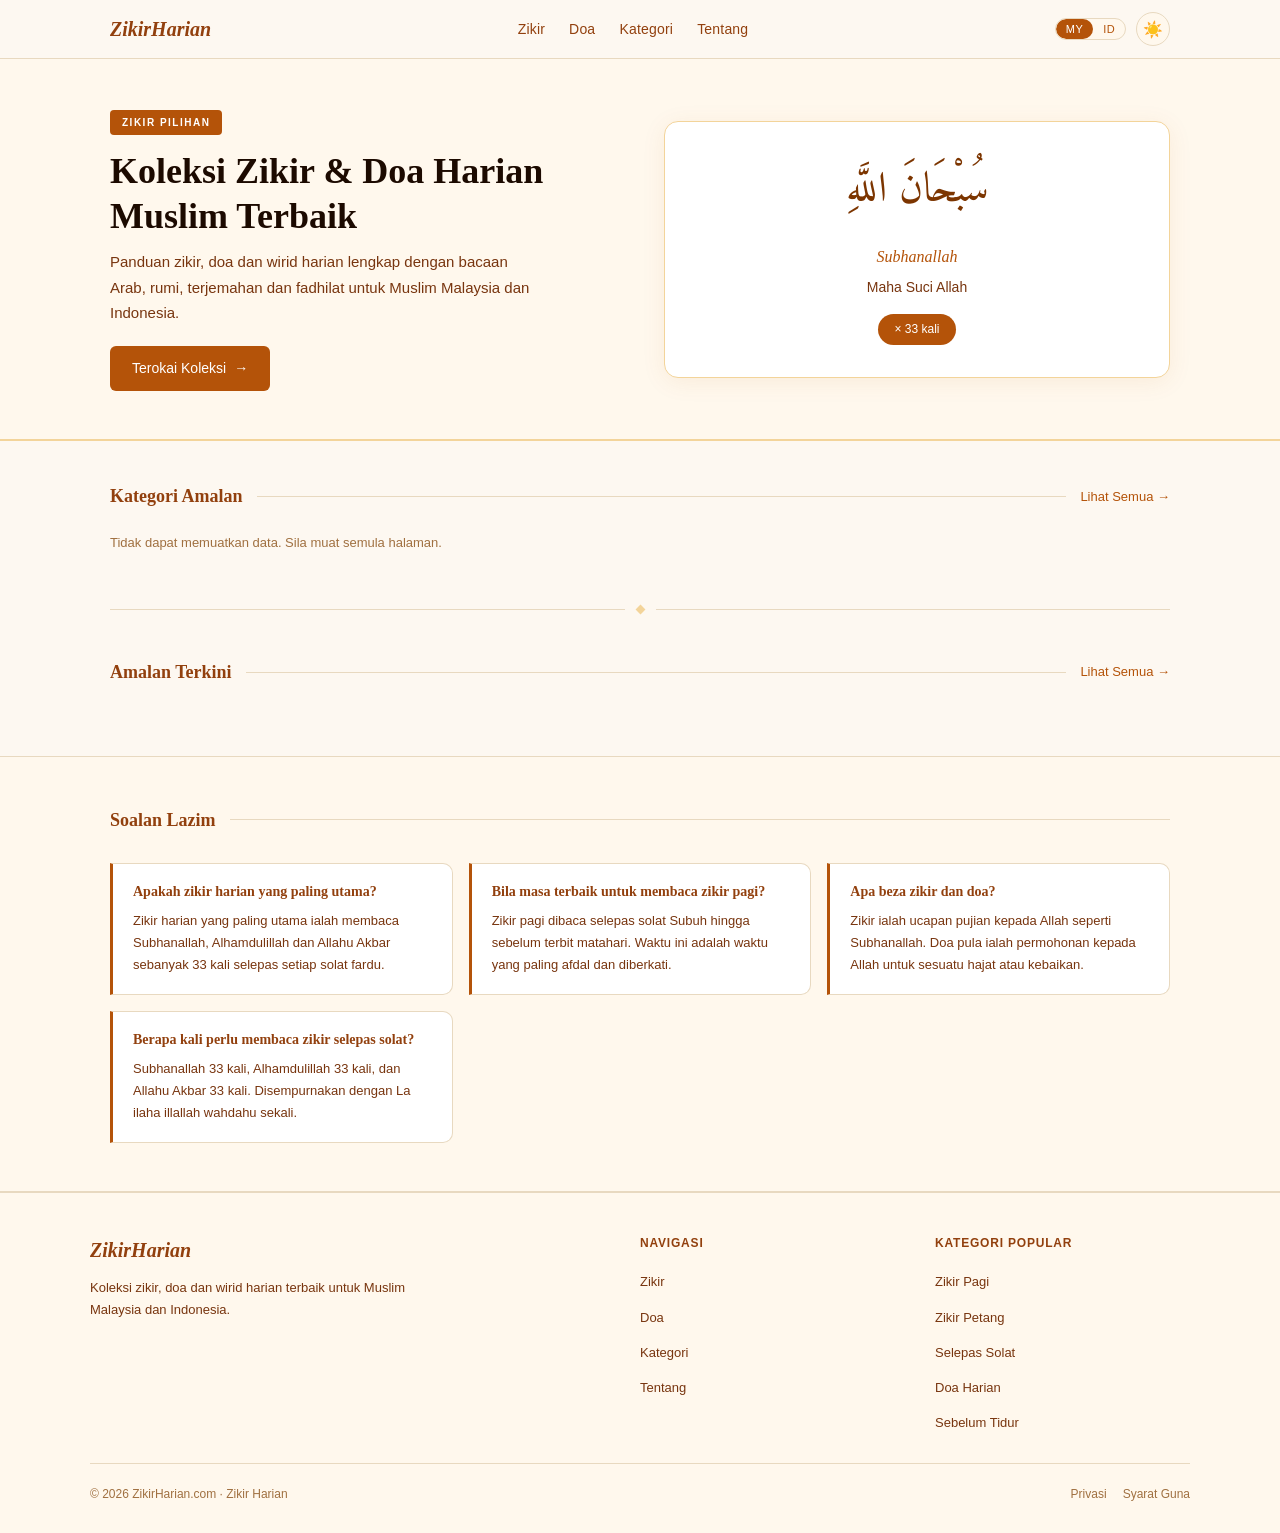
<file: index.html>
<!DOCTYPE html>
<html lang="ms" dir="ltr" translate="no">
<head>
  <meta charset="UTF-8" />
  <meta name="google" content="notranslate" />
  <meta name="viewport" content="width=device-width, initial-scale=1.0" />
  <meta http-equiv="X-UA-Compatible" content="IE=edge" />

  <!-- ═══ PRIMARY SEO ═══ -->
  <title>ZikirHarian.com — Koleksi Zikir &amp; Doa Harian Muslim Terbaik</title>
  <meta name="description" content="ZikirHarian menyediakan koleksi zikir, doa dan wirid harian lengkap dengan rumi, terjemahan dan fadhilat. Panduan amalan harian terbaik untuk Muslim Malaysia dan Indonesia." />
  <meta name="keywords" content="zikir harian, doa harian, zikir selepas solat, zikir pagi, zikir petang, doa islam, wirid harian, zikir malaysia" />
  <meta name="author" content="Zikir Harian" />
  <meta name="robots" content="index, follow, max-snippet:-1, max-image-preview:large, max-video-preview:-1" />
  <link rel="canonical" href="https://zikirharian.com/" />

  <!-- ═══ HREFLANG ═══ -->
  <link rel="alternate" hreflang="ms" href="https://zikirharian.com/" />
  <link rel="alternate" hreflang="id" href="https://zikirharian.com/?lang=id" />
  <link rel="alternate" hreflang="x-default" href="https://zikirharian.com/" />

  <!-- ═══ OPEN GRAPH ═══ -->
  <meta property="og:type" content="website" />
  <meta property="og:site_name" content="ZikirHarian" />
  <meta property="og:title" content="ZikirHarian.com — Koleksi Zikir &amp; Doa Harian Muslim Terbaik" />
  <meta property="og:description" content="Koleksi zikir, doa dan wirid harian lengkap dengan rumi, terjemahan dan fadhilat. Panduan amalan harian terbaik untuk Muslim Malaysia dan Indonesia." />
  <meta property="og:url" content="https://zikirharian.com/" />
  <meta property="og:image" content="https://zikirharian.com/assets/og-default.jpg" />
  <meta property="og:image:width" content="1200" />
  <meta property="og:image:height" content="630" />
  <meta property="og:image:alt" content="ZikirHarian — Koleksi Zikir &amp; Doa Harian Muslim" />
  <meta property="og:locale" content="ms_MY" />
  <meta property="og:locale:alternate" content="id_ID" />

  <!-- ═══ TWITTER CARD ═══ -->
  <meta name="twitter:card" content="summary_large_image" />
  <meta name="twitter:title" content="ZikirHarian.com — Koleksi Zikir &amp; Doa Harian Muslim Terbaik" />
  <meta name="twitter:description" content="Koleksi zikir, doa dan wirid harian lengkap dengan rumi, terjemahan dan fadhilat." />
  <meta name="twitter:image" content="https://zikirharian.com/assets/og-default.jpg" />

  <!-- ═══ SCHEMA.ORG ═══ -->
  <script type="application/ld+json">
  {
    "@context": "https://schema.org",
    "@graph": [
      {
        "@type": "WebSite",
        "@id": "https://zikirharian.com/#website",
        "url": "https://zikirharian.com/",
        "name": "ZikirHarian",
        "description": "Koleksi Zikir & Doa Harian Muslim Terbaik",
        "publisher": { "@id": "https://zikirharian.com/#organization" },
        "inLanguage": ["ms", "id"],
        "potentialAction": {
          "@type": "SearchAction",
          "target": { "@type": "EntryPoint", "urlTemplate": "https://zikirharian.com/cari/?q={search_term_string}" },
          "query-input": "required name=search_term_string"
        }
      },
      {
        "@type": "Organization",
        "@id": "https://zikirharian.com/#organization",
        "name": "Zikir Harian",
        "url": "https://zikirharian.com/",
        "logo": {
          "@type": "ImageObject",
          "url": "https://zikirharian.com/assets/logo.png"
        }
      },
      {
        "@type": "CollectionPage",
        "@id": "https://zikirharian.com/#webpage",
        "url": "https://zikirharian.com/",
        "name": "ZikirHarian.com — Koleksi Zikir & Doa Harian Muslim Terbaik",
        "isPartOf": { "@id": "https://zikirharian.com/#website" },
        "about": {
          "@type": "Thing",
          "name": "Zikir dan Doa Harian Islam"
        },
        "description": "Koleksi zikir, doa dan wirid harian lengkap untuk Muslim Malaysia dan Indonesia."
      }
    ]
  }
  </script>

  <!-- ═══ FAVICON ═══ -->
  <link rel="icon" type="image/x-icon" href="/assets/favicon.ico" />
  <link rel="icon" type="image/png" sizes="32x32" href="/assets/favicon-32x32.png" />
  <link rel="icon" type="image/png" sizes="16x16" href="/assets/favicon-16x16.png" />
  <link rel="apple-touch-icon" sizes="180x180" href="/assets/apple-touch-icon.png" />
  <link rel="manifest" href="/assets/site.webmanifest" />
  <meta name="theme-color" content="#92400e" media="(prefers-color-scheme: light)" />
  <meta name="theme-color" content="#1f1e1c" media="(prefers-color-scheme: dark)" />

  <!-- ═══ FONTS ═══ -->
  <link rel="preconnect" href="https://fonts.googleapis.com" />
  <link rel="preconnect" href="https://fonts.gstatic.com" crossorigin />
  <link href="https://fonts.googleapis.com/css2?family=Amiri:ital,wght@0,400;0,700;1,400&display=swap" rel="stylesheet" />

  <style>
    /* ═══════════════════════════════════════
       TOKENS — Light (default)
    ═══════════════════════════════════════ */
    :root {
      --bg:          #fdf8f1;
      --bg2:         #fff8ed;
      --bg3:         #ffffff;
      --border:      #e8d9c0;
      --border2:     #f3d49a;
      --tx1:         #1c0a00;
      --tx2:         #92400e;
      --tx3:         #b45309;
      --tx4:         #78350f;
      --txm:         #a07040;
      --acc:         #b45309;
      --acc2:        #92400e;
      --acc-bg:      #fff8ed;
      --badge-bg:    #b45309;
      --badge-tx:    #ffffff;
      --tag-bg:      #fff8ed;
      --tag-tx:      #92400e;
      --tag-border:  #e8d9c0;
      --nav-bg:      #fdf8f1;
      --shadow:      rgba(180,83,9,.08);
      --arabic-color:#7c3500;
      --transition:  .25s ease;
      --radius-sm:   6px;
      --radius-md:   10px;
      --radius-lg:   14px;
    }

    /* ═══════════════════════════════════════
       TOKENS — Dark Mode B (Neutral Warm)
    ═══════════════════════════════════════ */
    [data-theme="dark"] {
      --bg:          #1f1e1c;
      --bg2:         #181714;
      --bg3:         #181714;
      --border:      #35332f;
      --border2:     #40381e;
      --tx1:         #d6cfc4;
      --tx2:         #c09a52;
      --tx3:         #a07840;
      --tx4:         #8a8278;
      --txm:         #6a6258;
      --acc:         #c09a52;
      --acc2:        #d4a853;
      --acc-bg:      #222020;
      --badge-bg:    #c09a52;
      --badge-tx:    #181714;
      --tag-bg:      #222020;
      --tag-tx:      #c09a52;
      --tag-border:  #35332f;
      --nav-bg:      #1f1e1c;
      --shadow:      rgba(0,0,0,.3);
      --arabic-color:#d6cfc4;
    }

    /* ═══════════════════════════════════════
       RESET & BASE
    ═══════════════════════════════════════ */
    *, *::before, *::after { box-sizing: border-box; margin: 0; padding: 0; }
    html { scroll-behavior: smooth; }
    body {
      background: var(--bg);
      color: var(--tx1);
      font-family: -apple-system, BlinkMacSystemFont, 'Segoe UI', sans-serif;
      font-size: 16px;
      line-height: 1.7;
      transition: background var(--transition), color var(--transition);
      min-height: 100vh;
      overflow-x: clip;
    }
    a { color: var(--acc); text-decoration: none; transition: color var(--transition); }
    a:hover { color: var(--acc2); }
    img { display: block; max-width: 100%; }
    button { cursor: pointer; font-family: inherit; border: none; background: none; }

    /* ═══════════════════════════════════════
       ORNAMENTAL DIVIDER
    ═══════════════════════════════════════ */
    .ornament {
      display: flex;
      align-items: center;
      gap: 12px;
      padding: 4px 0;
    }
    .ornament-line { flex: 1; height: 1px; background: var(--border); }
    .ornament-diamond {
      width: 7px; height: 7px;
      background: var(--border2);
      transform: rotate(45deg);
      flex-shrink: 0;
    }

    /* ═══════════════════════════════════════
       NAV
    ═══════════════════════════════════════ */
    .nav {
      position: sticky;
      top: 0;
      z-index: 100;
      background: var(--nav-bg);
      border-bottom: 1px solid var(--border);
      transition: background var(--transition);
    }
    .nav-inner {
      max-width: 1100px;
      margin: 0 auto;
      padding: 0 20px;
      height: 58px;
      display: flex;
      align-items: center;
      justify-content: space-between;
      gap: 16px;
    }
    .nav-logo {
      font-family: Georgia, 'Times New Roman', serif;
      font-size: 20px;
      font-weight: 700;
      font-style: italic;
      color: var(--acc2);
      text-decoration: none;
      flex-shrink: 0;
    }
    .nav-links {
      display: flex;
      gap: 24px;
      list-style: none;
    }
    .nav-links a {
      font-size: 14px;
      font-weight: 500;
      color: var(--tx2);
      letter-spacing: .2px;
    }
    .nav-links a:hover { color: var(--acc); }
    .nav-right {
      display: flex;
      align-items: center;
      gap: 10px;
      flex-shrink: 0;
    }
    .lang-toggle {
      display: flex;
      border: 1px solid var(--border);
      border-radius: 20px;
      overflow: hidden;
      background: var(--bg2);
    }
    .lang-btn {
      font-size: 11px;
      font-weight: 500;
      padding: 4px 10px;
      color: var(--tx3);
      border-radius: 20px;
      transition: background var(--transition), color var(--transition);
      letter-spacing: .4px;
    }
    .lang-btn.active {
      background: var(--acc);
      color: #fff;
    }
    .theme-btn {
      width: 34px;
      height: 34px;
      border-radius: 50%;
      border: 1px solid var(--border);
      background: var(--bg2);
      display: flex;
      align-items: center;
      justify-content: center;
      font-size: 16px;
      color: var(--tx2);
      transition: background var(--transition), border-color var(--transition);
    }
    .theme-btn:hover { background: var(--border); }
    .hamburger {
      display: none;
      flex-direction: column;
      gap: 5px;
      padding: 4px;
    }
    .hamburger span {
      display: block;
      width: 20px;
      height: 2px;
      background: var(--tx2);
      border-radius: 2px;
      transition: background var(--transition);
    }

    /* ═══════════════════════════════════════
       HERO — Featured Zikir
    ═══════════════════════════════════════ */
    .hero {
      background: var(--bg2);
      border-bottom: 2px solid var(--border2);
    }
    .hero-inner {
      max-width: 1100px;
      margin: 0 auto;
      padding: 48px 20px;
      display: grid;
      grid-template-columns: 1fr 1fr;
      gap: 48px;
      align-items: center;
    }
    .hero-badge {
      display: inline-block;
      font-size: 10px;
      font-weight: 600;
      letter-spacing: 1.5px;
      text-transform: uppercase;
      color: var(--badge-tx);
      background: var(--badge-bg);
      padding: 4px 12px;
      border-radius: 4px;
      margin-bottom: 14px;
      font-family: -apple-system, BlinkMacSystemFont, 'Segoe UI', sans-serif;
    }
    .hero-title {
      font-family: Georgia, 'Times New Roman', serif;
      font-size: clamp(24px, 4vw, 36px);
      font-weight: 700;
      color: var(--tx1);
      line-height: 1.25;
      margin-bottom: 10px;
    }
    .hero-desc {
      font-size: 15px;
      color: var(--tx4);
      line-height: 1.7;
      margin-bottom: 20px;
      max-width: 420px;
    }
    .hero-cta {
      display: inline-flex;
      align-items: center;
      gap: 8px;
      background: var(--acc);
      color: #fff;
      font-size: 14px;
      font-weight: 500;
      padding: 11px 22px;
      border-radius: var(--radius-sm);
      transition: background var(--transition), transform .15s;
    }
    .hero-cta:hover { background: var(--acc2); color: #fff; transform: translateY(-1px); }
    .hero-arabic-card {
      background: var(--bg3);
      border: 1px solid var(--border2);
      border-radius: var(--radius-lg);
      padding: 32px 28px;
      text-align: center;
      box-shadow: 0 4px 24px var(--shadow);
    }
    .arabic-text {
      font-family: 'Amiri', 'Traditional Arabic', serif;
      font-size: clamp(28px, 5vw, 42px);
      color: var(--arabic-color);
      direction: rtl;
      line-height: 1.8;
      margin-bottom: 14px;
    }
    .rumi-text {
      font-family: Georgia, 'Times New Roman', serif;
      font-size: 16px;
      font-style: italic;
      color: var(--tx3);
      margin-bottom: 6px;
    }
    .trans-text {
      font-size: 14px;
      color: var(--tx4);
      margin-bottom: 14px;
    }
    .count-pill {
      display: inline-block;
      font-size: 12px;
      font-weight: 500;
      color: #fff;
      background: var(--acc3, var(--acc));
      padding: 5px 16px;
      border-radius: 20px;
      font-family: -apple-system, BlinkMacSystemFont, 'Segoe UI', sans-serif;
    }
    [data-theme="dark"] .count-pill { color: var(--bg2); }

    /* ═══════════════════════════════════════
       SECTION HEADER
    ═══════════════════════════════════════ */
    .section-wrap {
      max-width: 1100px;
      margin: 0 auto;
      padding: 0 20px;
    }
    .section-header {
      display: flex;
      align-items: center;
      gap: 14px;
      padding: 40px 0 20px;
    }
    .section-title {
      font-family: Georgia, 'Times New Roman', serif;
      font-size: 18px;
      font-weight: 700;
      color: var(--tx2);
      white-space: nowrap;
    }
    .section-line { flex: 1; height: 1px; background: var(--border); }
    .section-link {
      font-size: 13px;
      color: var(--tx3);
      white-space: nowrap;
      font-weight: 500;
    }
    .section-link:hover { color: var(--acc); }

    /* ═══════════════════════════════════════
       CATEGORY GRID
    ═══════════════════════════════════════ */
    .cat-grid {
      display: grid;
      grid-template-columns: repeat(2, 1fr);
      gap: 10px;
      padding-bottom: 48px;
    }
    @media (min-width: 600px) {
      .cat-grid { grid-template-columns: repeat(4, 1fr); gap: 12px; }
    }
    .cat-card {
      background: var(--bg3);
      border: 1px solid var(--border);
      border-radius: var(--radius-md);
      padding: 16px 12px;
      display: flex;
      flex-direction: column;
      align-items: center;
      gap: 10px;
      text-align: center;
      text-decoration: none;
      color: var(--tx1);
      transition: border-color var(--transition), transform .15s, box-shadow .15s;
    }
    @media (min-width: 600px) {
      .cat-card {
        flex-direction: row;
        text-align: left;
        padding: 20px 18px;
        gap: 14px;
      }
    }
    .cat-card:hover {
      border-color: var(--border2);
      transform: translateY(-2px);
      box-shadow: 0 6px 20px var(--shadow);
      color: var(--tx1);
    }
    .cat-icon {
      width: 40px;
      height: 40px;
      border-radius: var(--radius-sm);
      background: var(--acc-bg);
      border: 1px solid var(--border2);
      display: flex;
      align-items: center;
      justify-content: center;
      font-size: 20px;
      flex-shrink: 0;
    }
    .cat-info { min-width: 0; width: 100%; }
    .cat-name {
      font-size: 13px;
      font-weight: 600;
      color: var(--tx1);
      margin-bottom: 2px;
      line-height: 1.3;
      word-break: break-word;
    }
    .cat-count { font-size: 11px; color: var(--txm); }

    /* ═══════════════════════════════════════
       FEATURED LIST — Recent entries
    ═══════════════════════════════════════ */
    .entry-list {
      display: flex;
      flex-direction: column;
      gap: 12px;
      padding-bottom: 48px;
    }
    .entry-card {
      background: var(--bg3);
      border: 1px solid var(--border);
      border-radius: var(--radius-md);
      padding: 18px 20px;
      display: flex;
      align-items: flex-start;
      gap: 16px;
      text-decoration: none;
      color: var(--tx1);
      transition: border-color var(--transition), transform .15s;
    }
    .entry-card:hover {
      border-color: var(--border2);
      transform: translateX(3px);
      color: var(--tx1);
    }
    .entry-arabic-preview {
      font-family: 'Amiri', serif;
      font-size: 22px;
      color: var(--tx2);
      direction: rtl;
      min-width: 48px;
      text-align: center;
      line-height: 1.6;
      flex-shrink: 0;
    }
    .entry-info { flex: 1; min-width: 0; }
    .entry-type-badge {
      display: inline-block;
      font-size: 10px;
      font-weight: 600;
      letter-spacing: .8px;
      text-transform: uppercase;
      padding: 2px 8px;
      border-radius: 3px;
      margin-bottom: 5px;
      font-family: -apple-system, BlinkMacSystemFont, 'Segoe UI', sans-serif;
    }
    .badge-zikir { background: var(--tag-bg); color: var(--tx2); border: 1px solid var(--tag-border); }
    .badge-doa   { background: #f0fdf4; color: #166534; border: 1px solid #dcfce7; }
    [data-theme="dark"] .badge-doa { background: #132018; color: #4ade80; border-color: #1e4028; }
    .entry-name {
      font-size: 15px;
      font-weight: 600;
      color: var(--tx1);
      margin-bottom: 3px;
      line-height: 1.3;
    }
    .entry-rumi {
      font-family: Georgia, 'Times New Roman', serif;
      font-size: 13px;
      font-style: italic;
      color: var(--tx3);
      margin-bottom: 3px;
    }
    .entry-cat {
      font-size: 11px;
      color: var(--txm);
    }
    .entry-arrow {
      color: var(--border2);
      font-size: 18px;
      align-self: center;
      flex-shrink: 0;
      transition: transform .15s, color var(--transition);
    }
    .entry-card:hover .entry-arrow { transform: translateX(3px); color: var(--acc); }

    /* ═══════════════════════════════════════
       ANSWER / FAQ BLOCK (for AI snippets)
    ═══════════════════════════════════════ */
    .faq-section {
      background: var(--bg2);
      border-top: 1px solid var(--border);
      border-bottom: 1px solid var(--border);
      padding: 48px 0;
    }
    .faq-grid {
      display: grid;
      grid-template-columns: repeat(auto-fill, minmax(300px, 1fr));
      gap: 16px;
      padding-top: 8px;
    }
    .faq-item {
      background: var(--bg3);
      border: 1px solid var(--border);
      border-left: 3px solid var(--acc);
      border-radius: 0 var(--radius-md) var(--radius-md) 0;
      padding: 18px 20px;
    }
    .faq-q {
      font-family: Georgia, 'Times New Roman', serif;
      font-size: 14px;
      font-weight: 700;
      color: var(--tx2);
      margin-bottom: 8px;
      line-height: 1.4;
    }
    .faq-a {
      font-size: 13px;
      color: var(--tx4);
      line-height: 1.7;
    }

    /* ═══════════════════════════════════════
       FOOTER
    ═══════════════════════════════════════ */
    footer {
      background: var(--bg2);
      border-top: 1px solid var(--border);
      padding: 40px 20px 28px;
    }
    .footer-inner {
      max-width: 1100px;
      margin: 0 auto;
    }
    .footer-top {
      display: grid;
      grid-template-columns: 2fr 1fr 1fr;
      gap: 40px;
      padding-bottom: 28px;
      border-bottom: 1px solid var(--border);
      margin-bottom: 20px;
    }
    .footer-logo {
      font-family: Georgia, 'Times New Roman', serif;
      font-size: 20px;
      font-weight: 700;
      font-style: italic;
      color: var(--acc2);
      margin-bottom: 10px;
      display: block;
    }
    .footer-desc { font-size: 13px; color: var(--tx4); line-height: 1.7; max-width: 320px; }
    .footer-heading {
      font-size: 12px;
      font-weight: 600;
      letter-spacing: .8px;
      text-transform: uppercase;
      color: var(--tx2);
      margin-bottom: 14px;
      font-family: -apple-system, BlinkMacSystemFont, 'Segoe UI', sans-serif;
    }
    .footer-links { list-style: none; display: flex; flex-direction: column; gap: 8px; }
    .footer-links a { font-size: 13px; color: var(--tx4); }
    .footer-links a:hover { color: var(--acc); }
    .footer-bottom {
      display: flex;
      justify-content: space-between;
      align-items: center;
      flex-wrap: wrap;
      gap: 8px;
    }
    .footer-copy { font-size: 12px; color: var(--txm); }
    .footer-policy { display: flex; gap: 16px; }
    .footer-policy a { font-size: 12px; color: var(--txm); }
    .footer-policy a:hover { color: var(--acc); }

    /* ═══════════════════════════════════════
       LOADING STATE
    ═══════════════════════════════════════ */
    .skeleton {
      background: linear-gradient(90deg, var(--border) 25%, var(--border2) 50%, var(--border) 75%);
      background-size: 200% 100%;
      animation: shimmer 1.5s infinite;
      border-radius: var(--radius-sm);
    }
    @keyframes shimmer { 0% { background-position: 200% 0; } 100% { background-position: -200% 0; } }
    .loading-placeholder {
      height: 72px;
      margin-bottom: 12px;
      border-radius: var(--radius-md);
    }

    /* ═══════════════════════════════════════
       MOBILE NAV DRAWER
    ═══════════════════════════════════════ */
    .mobile-nav {
      display: none;
      position: fixed;
      inset: 0;
      z-index: 200;
    }
    .mobile-nav.open { display: flex; }
    .mobile-nav-overlay {
      position: absolute;
      inset: 0;
      background: rgba(0,0,0,.5);
    }
    .mobile-nav-drawer {
      position: relative;
      background: var(--bg);
      width: 260px;
      height: 100%;
      padding: 24px;
      display: flex;
      flex-direction: column;
      gap: 8px;
      z-index: 1;
      border-right: 1px solid var(--border);
    }
    .mobile-nav-drawer a {
      font-size: 16px;
      font-weight: 500;
      color: var(--tx1);
      padding: 10px 0;
      border-bottom: 1px solid var(--border);
      display: block;
    }
    .mobile-nav-drawer a:hover { color: var(--acc); }
    .mobile-nav-close {
      align-self: flex-end;
      font-size: 22px;
      color: var(--tx2);
      margin-bottom: 8px;
    }

    /* ═══════════════════════════════════════
       RESPONSIVE
    ═══════════════════════════════════════ */
    @media (max-width: 768px) {
      .nav-links { display: none; }
      .hamburger { display: flex; }
      .hero-inner {
        grid-template-columns: 1fr;
        gap: 28px;
        padding: 32px 20px;
      }
      .hero-title { font-size: 26px; }
      .hero-arabic-card { padding: 24px 18px; }
      .arabic-text { font-size: 30px; }
      .footer-top { grid-template-columns: 1fr; gap: 24px; }
      .footer-desc { max-width: 100%; }
    }
    @media (max-width: 480px) {
      .faq-grid { grid-template-columns: 1fr; }
      .footer-bottom { flex-direction: column; align-items: flex-start; }
    }
  </style>
</head>

<body>
  <!-- ═══════════════════════════════════════
       NAVIGATION
  ═══════════════════════════════════════ -->
  <nav class="nav" role="navigation" aria-label="Navigasi utama">
    <div class="nav-inner">
      <a href="/" class="nav-logo" aria-label="ZikirHarian - Laman Utama">ZikirHarian</a>
      <ul class="nav-links" role="list">
        <li><a href="/zikir/" data-i18n="nav_zikir">Zikir</a></li>
        <li><a href="/doa/" data-i18n="nav_doa">Doa</a></li>
        <li><a href="/kategori/" data-i18n="nav_kategori">Kategori</a></li>
        <li><a href="/tentang/" data-i18n="nav_tentang">Tentang</a></li>
      </ul>
      <div class="nav-right">
        <div class="lang-toggle" role="group" aria-label="Pilih bahasa">
          <button class="lang-btn active" data-lang="my" aria-pressed="true">MY</button>
          <button class="lang-btn" data-lang="id" aria-pressed="false">ID</button>
          
        </div>
        <button class="theme-btn" id="themeToggle" aria-label="Tukar tema gelap/cerah" title="Tukar tema">☀️</button>
        <button class="hamburger" id="menuBtn" aria-label="Buka menu" aria-expanded="false">
          <span></span><span></span><span></span>
        </button>
      </div>
    </div>
  </nav>

  <!-- Mobile Nav -->
  <div class="mobile-nav" id="mobileNav" role="dialog" aria-modal="true" aria-label="Menu navigasi">
    <div class="mobile-nav-overlay" id="navOverlay"></div>
    <div class="mobile-nav-drawer">
      <button class="mobile-nav-close" id="navClose" aria-label="Tutup menu">✕</button>
      <a href="/zikir/" data-i18n="nav_zikir">Zikir</a>
      <a href="/doa/" data-i18n="nav_doa">Doa</a>
      <a href="/kategori/" data-i18n="nav_kategori">Kategori</a>
      <a href="/tentang/" data-i18n="nav_tentang">Tentang</a>
    </div>
  </div>

  <!-- ═══════════════════════════════════════
       HERO — Featured Zikir
  ═══════════════════════════════════════ -->
  <section class="hero" aria-label="Zikir pilihan hari ini">
    <div class="hero-inner">
      <div class="hero-content">
        <span class="hero-badge" data-i18n="hero_badge">Zikir Pilihan</span>
        <h1 class="hero-title" id="heroTitle" data-i18n-fallback="Zikir &amp; Doa Harian Muslim">
          Koleksi Zikir &amp; Doa Harian Muslim Terbaik
        </h1>
        <p class="hero-desc" id="heroDesc" data-i18n-fallback="Panduan zikir, doa dan wirid harian lengkap dengan bacaan Arab, rumi, terjemahan dan fadhilat.">
          Panduan zikir, doa dan wirid harian lengkap dengan bacaan Arab, rumi, terjemahan dan fadhilat untuk Muslim Malaysia dan Indonesia.
        </p>
        <a href="/zikir/" class="hero-cta" id="heroCta">
          <span data-i18n="hero_cta">Terokai Koleksi</span>
          <span aria-hidden="true">→</span>
        </a>
      </div>
      <div>
        <article class="hero-arabic-card" id="featuredCard" aria-label="Zikir pilihan">
          <div class="arabic-text" id="featuredArabic">سُبْحَانَ اللَّهِ</div>
          <div class="rumi-text" id="featuredRumi">Subhanallah</div>
          <div class="trans-text" id="featuredTrans">Maha Suci Allah</div>
          <span class="count-pill" id="featuredCount">× 33 kali</span>
        </article>
      </div>
    </div>
  </section>

  <!-- ═══════════════════════════════════════
       CATEGORIES
  ═══════════════════════════════════════ -->
  <main id="main-content">
    <div class="section-wrap">
      <div class="section-header">
        <h2 class="section-title" data-i18n="section_kategori">Kategori Amalan</h2>
        <div class="section-line" aria-hidden="true"></div>
        <a href="/kategori/" class="section-link" data-i18n="lihat_semua">Lihat Semua</a>
      </div>

      <nav class="cat-grid" id="catGrid" aria-label="Kategori zikir dan doa">
        <!-- Injected by JS -->
        <div class="skeleton loading-placeholder" style="height:78px"></div>
        <div class="skeleton loading-placeholder" style="height:78px"></div>
        <div class="skeleton loading-placeholder" style="height:78px"></div>
        <div class="skeleton loading-placeholder" style="height:78px"></div>
      </nav>
    </div>

    <!-- ═══ ORNAMENT ═══ -->
    <div class="section-wrap">
      <div class="ornament" aria-hidden="true">
        <div class="ornament-line"></div>
        <div class="ornament-diamond"></div>
        <div class="ornament-line"></div>
      </div>
    </div>

    <!-- ═══ RECENT ENTRIES ═══ -->
    <div class="section-wrap">
      <div class="section-header">
        <h2 class="section-title" data-i18n="section_terkini">Amalan Terkini</h2>
        <div class="section-line" aria-hidden="true"></div>
        <a href="/zikir/" class="section-link" data-i18n="lihat_semua">Lihat Semua</a>
      </div>
      <div class="entry-list" id="entryList" aria-label="Senarai zikir dan doa terkini">
        <div class="skeleton loading-placeholder"></div>
        <div class="skeleton loading-placeholder"></div>
        <div class="skeleton loading-placeholder"></div>
      </div>
    </div>
  </main>

  <!-- ═══════════════════════════════════════
       FAQ / ANSWER BLOCKS (AI snippet bait)
  ═══════════════════════════════════════ -->
  <section class="faq-section" aria-labelledby="faq-heading">
    <div class="section-wrap">
      <div class="section-header" style="padding-top:0">
        <h2 class="section-title" id="faq-heading" data-i18n="section_faq">Soalan Lazim</h2>
        <div class="section-line" aria-hidden="true"></div>
      </div>
      <div class="faq-grid" itemscope itemtype="https://schema.org/FAQPage">
        <div class="faq-item" itemscope itemprop="mainEntity" itemtype="https://schema.org/Question">
          <div class="faq-q" itemprop="name" data-i18n="faq1_q">Apakah zikir harian yang paling utama?</div>
          <div class="faq-a" itemscope itemprop="acceptedAnswer" itemtype="https://schema.org/Answer">
            <span itemprop="text" data-i18n="faq1_a">Zikir harian yang paling utama ialah membaca Subhanallah, Alhamdulillah dan Allahu Akbar sebanyak 33 kali selepas setiap solat fardu. Zikir pagi dan petang juga sangat dianjurkan sebagai perlindungan dan pengisian rohani sepanjang hari.</span>
          </div>
        </div>
        <div class="faq-item" itemscope itemprop="mainEntity" itemtype="https://schema.org/Question">
          <div class="faq-q" itemprop="name" data-i18n="faq2_q">Bila masa terbaik untuk membaca zikir pagi?</div>
          <div class="faq-a" itemscope itemprop="acceptedAnswer" itemtype="https://schema.org/Answer">
            <span itemprop="text" data-i18n="faq2_a">Zikir pagi dibaca selepas solat Subuh hingga sebelum terbit matahari. Waktu ini adalah waktu yang paling afdal dan diberkati untuk mengingati Allah dan memohon perlindungan sepanjang hari.</span>
          </div>
        </div>
        <div class="faq-item" itemscope itemprop="mainEntity" itemtype="https://schema.org/Question">
          <div class="faq-q" itemprop="name" data-i18n="faq3_q">Apa beza zikir dan doa?</div>
          <div class="faq-a" itemscope itemprop="acceptedAnswer" itemtype="https://schema.org/Answer">
            <span itemprop="text" data-i18n="faq3_a">Zikir ialah ucapan yang mengandungi pujian dan pengingatan kepada Allah seperti Subhanallah, Alhamdulillah dan Allahu Akbar. Doa pula ialah permohonan atau permintaan kepada Allah untuk sesuatu hajat atau kebaikan.</span>
          </div>
        </div>
        <div class="faq-item" itemscope itemprop="mainEntity" itemtype="https://schema.org/Question">
          <div class="faq-q" itemprop="name" data-i18n="faq4_q">Berapa kali perlu membaca zikir selepas solat?</div>
          <div class="faq-a" itemscope itemprop="acceptedAnswer" itemtype="https://schema.org/Answer">
            <span itemprop="text" data-i18n="faq4_a">Zikir selepas solat yang dianjurkan ialah membaca Subhanallah 33 kali, Alhamdulillah 33 kali, dan Allahu Akbar 33 kali, kemudian disempurnakan dengan La ilaha illallah wahdahu la syarikalah sebanyak sekali. Jumlah keseluruhannya ialah 100 kali.</span>
          </div>
        </div>
      </div>
    </div>
  </section>

  <!-- ═══════════════════════════════════════
       FOOTER
  ═══════════════════════════════════════ -->
  <footer role="contentinfo">
    <div class="footer-inner">
      <div class="footer-top">
        <div>
          <a href="/" class="footer-logo">ZikirHarian</a>
          <p class="footer-desc" data-i18n="footer_desc">
            Koleksi zikir, doa dan wirid harian terbaik untuk Muslim Malaysia dan Indonesia. Lengkap dengan bacaan Arab, rumi, terjemahan dan fadhilat.
          </p>
        </div>
        <div>
          <div class="footer-heading" data-i18n="footer_nav">Navigasi</div>
          <ul class="footer-links" role="list">
            <li><a href="/zikir/" data-i18n="nav_zikir">Zikir</a></li>
            <li><a href="/doa/" data-i18n="nav_doa">Doa</a></li>
            <li><a href="/kategori/" data-i18n="nav_kategori">Kategori</a></li>
            <li><a href="/tentang/" data-i18n="nav_tentang">Tentang</a></li>
          </ul>
        </div>
        <div>
          <div class="footer-heading" data-i18n="footer_kategori">Kategori Popular</div>
          <ul class="footer-links" role="list">
            <li><a href="/kategori/pagi/">Zikir Pagi</a></li>
            <li><a href="/kategori/petang/">Zikir Petang</a></li>
            <li><a href="/kategori/selepas-solat/">Selepas Solat</a></li>
            <li><a href="/kategori/doa-harian/">Doa Harian</a></li>
            <li><a href="/kategori/tidur/">Sebelum Tidur</a></li>
          </ul>
        </div>
      </div>
      <div class="footer-bottom">
        <p class="footer-copy">© <span id="year"></span> ZikirHarian.com · Zikir Harian</p>
        <div class="footer-policy">
          <a href="/privasi/" data-i18n="footer_privasi">Privasi</a>
          <a href="/syarat/" data-i18n="footer_syarat">Syarat Guna</a>
        </div>
      </div>
    </div>
  </footer>

  <!-- ═══════════════════════════════════════
       JAVASCRIPT
  ═══════════════════════════════════════ -->
  <script>
  // ── Constants ──
  const JSON_URL = 'https://raw.githubusercontent.com/autobots-work/zikirharian-content/main/zikir.json';
  const CAT_META = {
    'pagi':          { icon: '🌅', label_my: 'Zikir Pagi',         label_id: 'Zikir Pagi',          label_en: 'Morning Dhikr' },
    'petang':        { icon: '🌇', label_my: 'Zikir Petang',        label_id: 'Zikir Petang',         label_en: 'Evening Dhikr' },
    'selepas-solat': { icon: '🤲', label_my: 'Selepas Solat',       label_id: 'Setelah Sholat',       label_en: 'After Prayer' },
    'tidur':         { icon: '😴', label_my: 'Sebelum Tidur',       label_id: 'Sebelum Tidur',        label_en: 'Before Sleep' },
    'situasi':       { icon: '🌿', label_my: 'Situasi Harian',      label_id: 'Situasi Sehari-hari',  label_en: 'Daily Situations' },
    'doa-harian':    { icon: '🙏', label_my: 'Doa Harian',          label_id: 'Doa Sehari-hari',      label_en: 'Daily Duas' },
    'asmaul-husna':  { icon: '✨', label_my: 'Asmaul Husna',        label_id: 'Asmaul Husna',         label_en: 'Asmaul Husna' },
    'peristiwa':     { icon: '🕌', label_my: 'Peristiwa Khas',      label_id: 'Peristiwa Khusus',     label_en: 'Special Events' },
  };

  // ── i18n strings ──
  const I18N = {
    my: {
      nav_zikir:'Zikir', nav_doa:'Doa', nav_kategori:'Kategori', nav_tentang:'Tentang',
      hero_badge:'Zikir Pilihan', hero_cta:'Terokai Koleksi',
      section_kategori:'Kategori Amalan', section_terkini:'Amalan Terkini',
      section_faq:'Soalan Lazim', lihat_semua:'Lihat Semua →',
      footer_desc:'Koleksi zikir, doa dan wirid harian terbaik untuk Muslim Malaysia dan Indonesia.',
      footer_nav:'Navigasi', footer_kategori:'Kategori Popular',
      footer_privasi:'Privasi', footer_syarat:'Syarat Guna',
      faq1_q:'Apakah zikir harian yang paling utama?',
      faq1_a:'Zikir harian yang paling utama ialah membaca Subhanallah, Alhamdulillah dan Allahu Akbar sebanyak 33 kali selepas setiap solat fardu.',
      faq2_q:'Bila masa terbaik untuk membaca zikir pagi?',
      faq2_a:'Zikir pagi dibaca selepas solat Subuh hingga sebelum terbit matahari. Waktu ini adalah waktu yang paling afdal dan diberkati.',
      faq3_q:'Apa beza zikir dan doa?',
      faq3_a:'Zikir ialah ucapan pujian kepada Allah seperti Subhanallah. Doa pula ialah permohonan kepada Allah untuk sesuatu hajat atau kebaikan.',
      faq4_q:'Berapa kali perlu membaca zikir selepas solat?',
      faq4_a:'Subhanallah 33 kali, Alhamdulillah 33 kali, dan Allahu Akbar 33 kali. Disempurnakan dengan La ilaha illallah wahdahu sekali.',
    },
    id: {
      nav_zikir:'Zikir', nav_doa:'Doa', nav_kategori:'Kategori', nav_tentang:'Tentang',
      hero_badge:'Zikir Pilihan', hero_cta:'Jelajahi Koleksi',
      section_kategori:'Kategori Amalan', section_terkini:'Amalan Terbaru',
      section_faq:'Pertanyaan Umum', lihat_semua:'Lihat Semua →',
      footer_desc:'Koleksi zikir, doa dan wirid harian terlengkap untuk Muslim Malaysia dan Indonesia.',
      footer_nav:'Navigasi', footer_kategori:'Kategori Populer',
      footer_privasi:'Privasi', footer_syarat:'Syarat Penggunaan',
      faq1_q:'Apa zikir harian yang paling utama?',
      faq1_a:'Zikir harian yang paling utama adalah membaca Subhanallah, Alhamdulillah dan Allahu Akbar sebanyak 33 kali setelah setiap sholat fardhu.',
      faq2_q:'Kapan waktu terbaik membaca zikir pagi?',
      faq2_a:'Zikir pagi dibaca setelah sholat Subuh hingga sebelum matahari terbit. Waktu ini adalah waktu yang paling afdhal dan penuh berkah.',
      faq3_q:'Apa perbedaan zikir dan doa?',
      faq3_a:'Zikir adalah ucapan pujian kepada Allah seperti Subhanallah. Doa adalah permohonan kepada Allah untuk suatu hajat atau kebaikan.',
      faq4_q:'Berapa kali membaca zikir setelah sholat?',
      faq4_a:'Subhanallah 33 kali, Alhamdulillah 33 kali, dan Allahu Akbar 33 kali. Disempurnakan dengan La ilaha illallah wahdahu sekali.',
    },
    en: {
      nav_zikir:'Dhikr', nav_doa:'Dua', nav_kategori:'Categories', nav_tentang:'About',
      hero_badge:'Featured Dhikr', hero_cta:'Explore Collection',
      section_kategori:'Categories', section_terkini:'Latest Additions',
      section_faq:'Frequently Asked', lihat_semua:'View All →',
      footer_desc:'The best collection of daily dhikr, duas and wird for Muslims in Malaysia and Indonesia.',
      footer_nav:'Navigation', footer_kategori:'Popular Categories',
      footer_privasi:'Privacy', footer_syarat:'Terms of Use',
      faq1_q:'What is the most important daily dhikr?',
      faq1_a:'The most important daily dhikr is reciting Subhanallah, Alhamdulillah and Allahu Akbar 33 times each after every obligatory prayer.',
      faq2_q:'When is the best time for morning dhikr?',
      faq2_a:'Morning dhikr is recited after Fajr prayer until sunrise. This is the most virtuous and blessed time to remember Allah.',
      faq3_q:'What is the difference between dhikr and dua?',
      faq3_a:'Dhikr is the remembrance of Allah through phrases like Subhanallah. Dua is a supplication or request made to Allah for a need or goodness.',
      faq4_q:'How many times should dhikr be recited after prayer?',
      faq4_a:'Subhanallah 33 times, Alhamdulillah 33 times, and Allahu Akbar 33 times, completed with La ilaha illallah wahdahu once — totalling 100.',
    }
  };

  // ── State ──
  let LANG = localStorage.getItem('zh_lang') || detectLang();
  let THEME = localStorage.getItem('zh_theme') || (window.matchMedia('(prefers-color-scheme: dark)').matches ? 'dark' : 'light');
  let DATA = [];

  function detectLang() {
    const nav = (navigator.language || 'ms').split('-')[0].toLowerCase();
    if (nav === 'id') return 'id';
    return 'my';
  }

  // ── Theme ──
  function applyTheme(t) {
    document.documentElement.setAttribute('data-theme', t);
    document.getElementById('themeToggle').textContent = t === 'dark' ? '🌙' : '☀️';
    document.querySelector('meta[name="theme-color"][media*="light"]')?.setAttribute('content', t === 'dark' ? '#1f1e1c' : '#92400e');
  }
  applyTheme(THEME);

  document.getElementById('themeToggle').addEventListener('click', () => {
    THEME = THEME === 'dark' ? 'light' : 'dark';
    localStorage.setItem('zh_theme', THEME);
    applyTheme(THEME);
  });

  // ── Language ──
  function applyLang(lang) {
    LANG = lang;
    localStorage.setItem('zh_lang', lang);
    document.documentElement.lang = lang === 'my' ? 'ms' : lang;
    document.querySelectorAll('[data-i18n]').forEach(el => {
      const key = el.getAttribute('data-i18n');
      if (I18N[lang]?.[key]) el.textContent = I18N[lang][key];
    });
    document.querySelectorAll('.lang-btn').forEach(btn => {
      const active = btn.getAttribute('data-lang') === lang;
      btn.classList.toggle('active', active);
      btn.setAttribute('aria-pressed', active);
    });
    if (DATA.length) renderAll();
  }

  document.querySelectorAll('.lang-btn').forEach(btn => {
    btn.addEventListener('click', () => applyLang(btn.getAttribute('data-lang')));
  });

  // ── Mobile Menu ──
  const mobileNav = document.getElementById('mobileNav');
  document.getElementById('menuBtn').addEventListener('click', () => {
    mobileNav.classList.add('open');
    document.getElementById('menuBtn').setAttribute('aria-expanded', 'true');
    document.body.style.overflow = 'hidden';
  });
  ['navClose','navOverlay'].forEach(id => {
    document.getElementById(id)?.addEventListener('click', () => {
      mobileNav.classList.remove('open');
      document.getElementById('menuBtn').setAttribute('aria-expanded', 'false');
      document.body.style.overflow = '';
    });
  });

  // ── Fetch Data ──
  async function fetchData() {
    try {
      const res = await fetch(JSON_URL);
      if (!res.ok) throw new Error('fetch failed');
      DATA = (await res.json()).filter(d => d.status === 'published');
      renderAll();
    } catch(e) {
      console.warn('ZikirHarian: could not load data', e);
      document.getElementById('catGrid').innerHTML = '<p style="color:var(--txm);font-size:13px;grid-column:1/-1">Tidak dapat memuatkan data. Sila muat semula halaman.</p>';
      document.getElementById('entryList').innerHTML = '';
    }
  }

  // ── Render ──
  function getName(item) {
    if (LANG === 'id' && item.name_id) return item.name_id;
    return item.name_my || item.name_id || '';
  }

  function renderAll() {
    renderFeatured();
    renderCategories();
    renderEntries();
  }

  function renderFeatured() {
    const featured = DATA.find(d => d.featured) || DATA[0];
    if (!featured) return;
    document.getElementById('featuredArabic').textContent = featured.arabic || '';
    document.getElementById('featuredRumi').textContent = featured.rumi || '';
    document.getElementById('featuredTrans').textContent =
      (LANG === 'id' ? featured.translation_id : featured.translation_my) || '';
    const type = 'kali';
    document.getElementById('featuredCount').textContent = featured.bilangan ? `× ${featured.bilangan} ${type}` : '';
    document.getElementById('heroTitle').textContent = getName(featured);
    document.getElementById('heroDesc').textContent =
      (LANG === 'id' ? featured.fadhilat_id : featured.fadhilat_my)?.slice(0, 140) + '…' || '';
    document.getElementById('heroCta').href = `/${featured.type}/${featured.slug}/`;
  }

  function renderCategories() {
    const counts = {};
    DATA.forEach(d => { counts[d.category] = (counts[d.category] || 0) + 1; });
    const catOrder = ['pagi','petang','selepas-solat','tidur','doa-harian','situasi','asmaul-husna','peristiwa'];
    const html = catOrder.map(cat => {
      const m = CAT_META[cat] || { icon:'🌿', label_my: cat };
      const label = LANG === 'id' ? m.label_id : m.label_my;
      const count = counts[cat] || 0;
      const countLabel = `${count} amalan`;
      return `<a href="/kategori/${cat}/" class="cat-card" aria-label="${label} — ${countLabel}">
        <div class="cat-icon" aria-hidden="true">${m.icon}</div>
        <div class="cat-info">
          <div class="cat-name">${label}</div>
          <div class="cat-count">${countLabel}</div>
        </div>
      </a>`;
    }).join('');
    document.getElementById('catGrid').innerHTML = html;
  }

  function renderEntries() {
    const recent = [...DATA]
      .sort((a,b) => new Date(b.publishedAt) - new Date(a.publishedAt))
      .slice(0, 8);
    const typeLabel = { my: { zikir:'Zikir', doa:'Doa' }, id: { zikir:'Zikir', doa:'Doa' } };
    const catLabel = cat => {
      const m = CAT_META[cat];
      return m ? (LANG === 'id' ? m.label_id : m.label_my) : cat;
    };
    const html = recent.map(item => {
      const name = getName(item);
      const tl = typeLabel[LANG] || typeLabel.my;
      const badgeClass = item.type === 'doa' ? 'badge-doa' : 'badge-zikir';
      const badge = tl[item.type] || item.type;
      return `<a href="/${item.type}/${item.slug}/" class="entry-card" aria-label="${name}">
        <div class="entry-arabic-preview" aria-hidden="true" lang="ar">${(item.arabic||'').slice(0,6)}</div>
        <div class="entry-info">
          <span class="entry-type-badge ${badgeClass}">${badge}</span>
          <div class="entry-name">${name}</div>
          <div class="entry-rumi">${item.rumi || ''}</div>
          <div class="entry-cat">${catLabel(item.category)}</div>
        </div>
        <div class="entry-arrow" aria-hidden="true">›</div>
      </a>`;
    }).join('');
    document.getElementById('entryList').innerHTML = html || '<p style="color:var(--txm);font-size:13px">Tiada entri ditemui.</p>';
  }

  // ── Init ──
  document.getElementById('year').textContent = new Date().getFullYear();
  applyLang(LANG);
  fetchData();
  </script>
</body>
</html>
</file>
